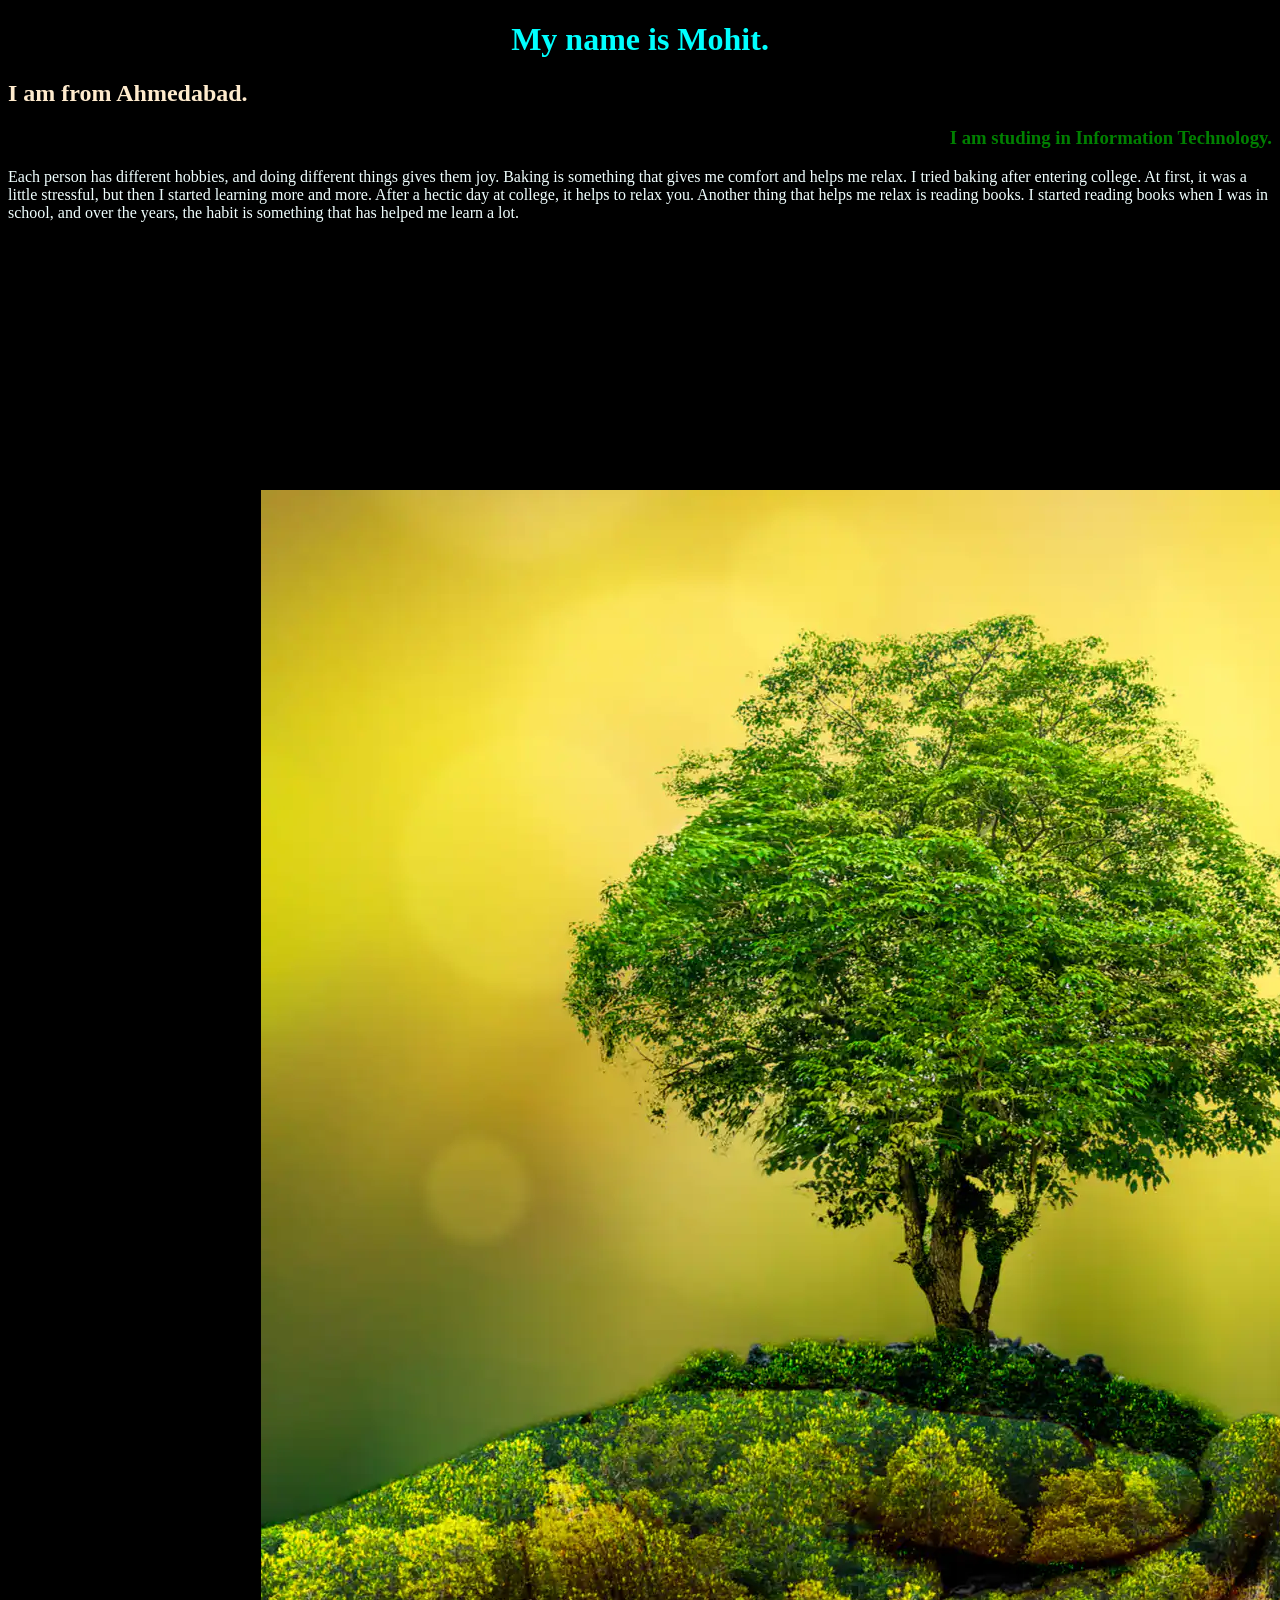
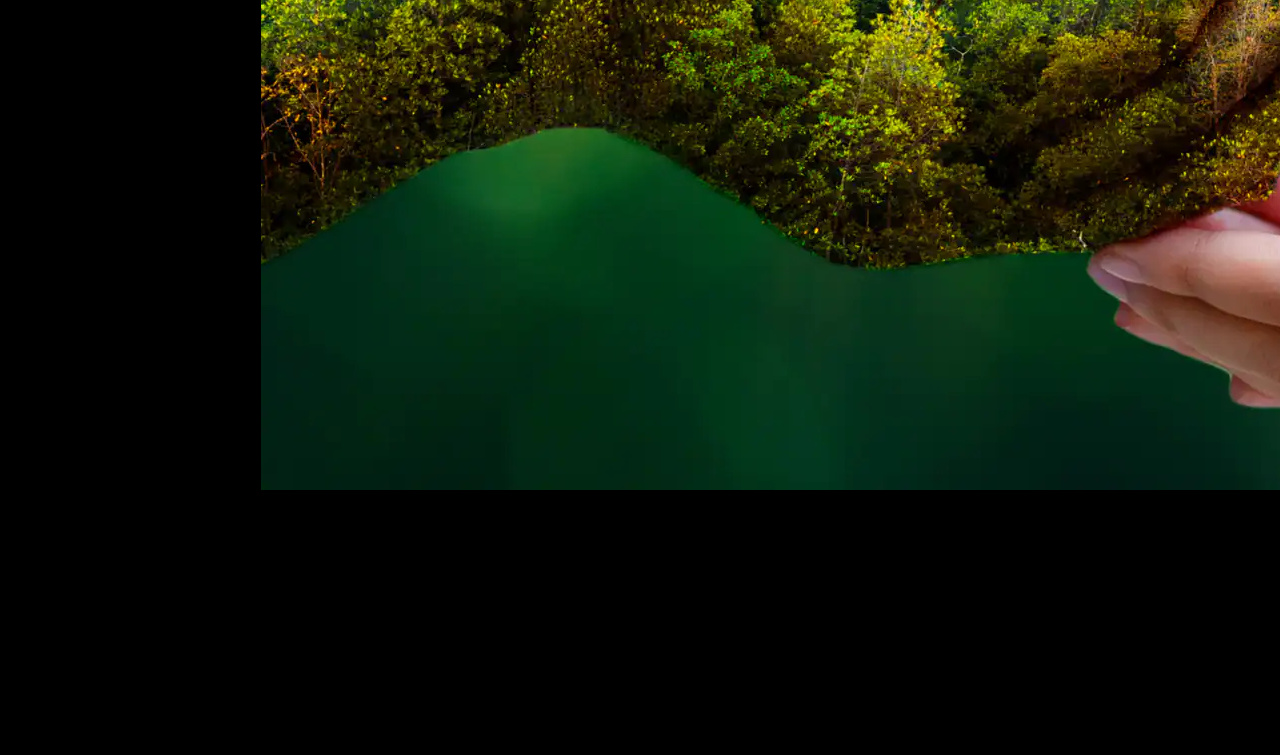
<file: css LAB 1/index.html>
<!DOCTYPE html>
<html lang="en">
<head>
  <meta charset="UTF-8">
  <meta http-equiv="X-UA-Compatible" content="IE=edge">
  <meta name="viewport" content="width=device-width, initial-scale=1.0">
  <link rel="stylesheet" href="css/style.css">
  <title>Css lab 1</title>
</head>
<body>

  <h1>
    My name is Mohit.
  </h1>
  <h2>
    I am from Ahmedabad.
  </h2>
  <h3>
    I am studing in Information Technology.
  </h3>
  <p>
    Each person has different hobbies, and doing different things gives them joy. Baking is something that gives me comfort and helps me relax. I tried baking after entering college. At first, it was a little stressful, but then I started learning more and more. After a hectic day at college, it helps to relax you. Another thing that helps me relax is reading books. I started reading books when I was in school, and over the years, the habit is something that has helped me learn a lot.
  </p>
  <img src="img/1627377451_nature.webp" alt="img">
  



</body>
</html>
</file>
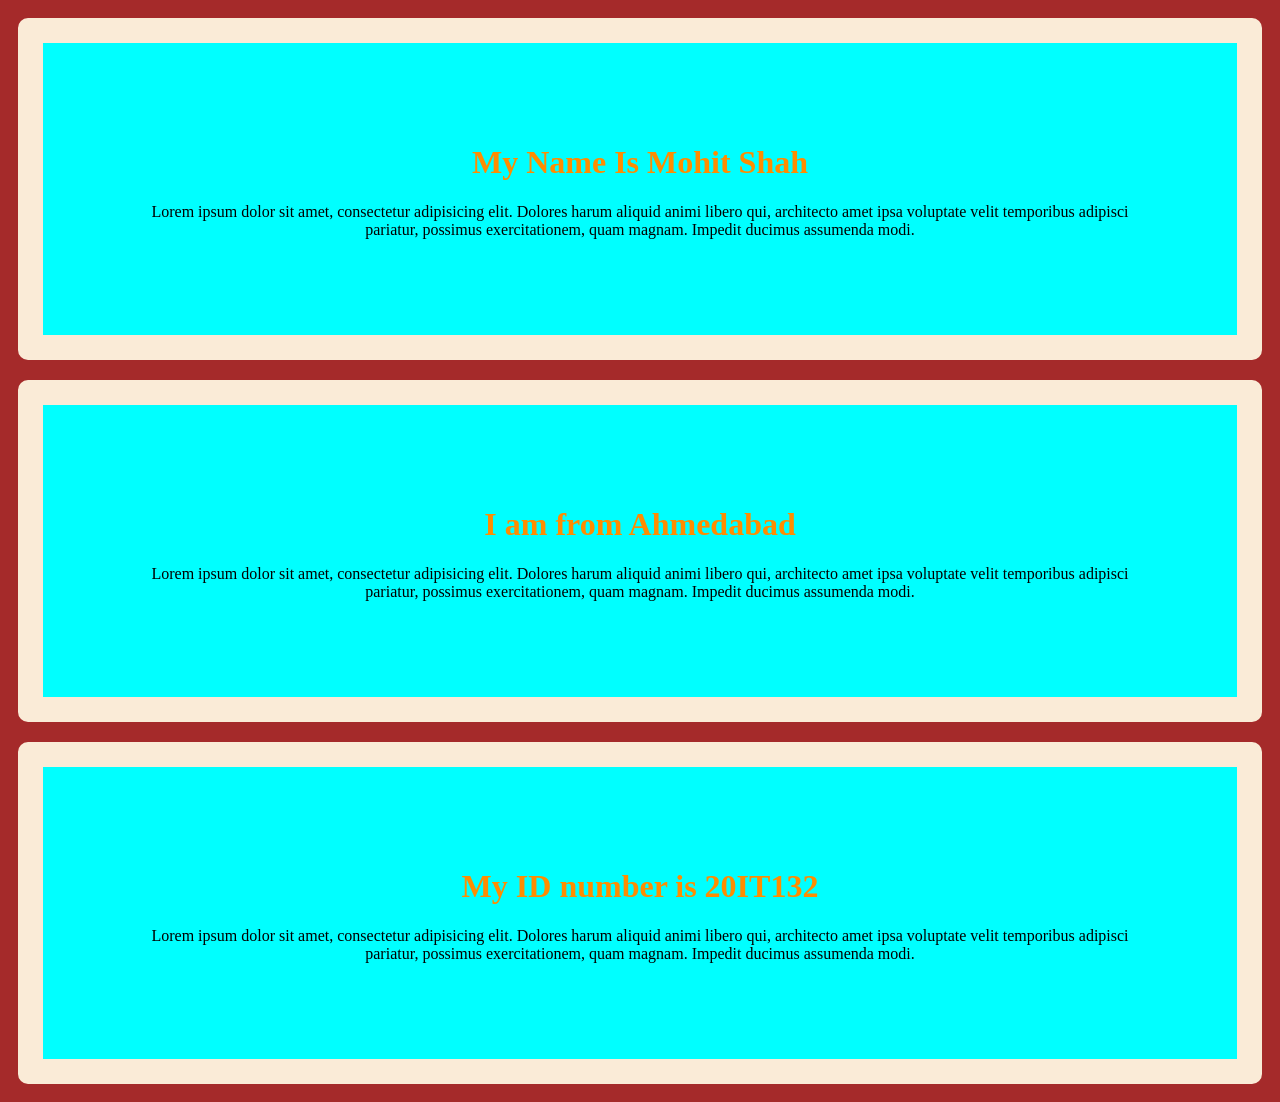
<file: flex box/index.html>
<!DOCTYPE html>
<html lang="en">
<head>
    <meta charset="UTF-8">
    <meta http-equiv="X-UA-Compatible" content="IE=edge">
    <meta name="viewport" content="width=device-width, initial-scale=1.0">
    <link rel="stylesheet" href="./css/style.css">
    <title>Flex-box</title>
     
</head>
<body>
    <div class="main">
    <div class="container">
        <h1>My Name Is Mohit Shah</h1>
        <p>Lorem ipsum dolor sit amet, consectetur adipisicing elit. Dolores harum aliquid animi libero qui, 
            architecto amet ipsa voluptate velit temporibus adipisci pariatur, possimus exercitationem,
             quam magnam. Impedit ducimus assumenda modi.</p>
    </div>
    <div class="container">
        <h1>I am from Ahmedabad</h1>
        <p>Lorem ipsum dolor sit amet, consectetur adipisicing elit. Dolores harum aliquid animi libero qui, 
            architecto amet ipsa voluptate velit temporibus adipisci pariatur, possimus exercitationem,
             quam magnam. Impedit ducimus assumenda modi.</p>
    </div>
    <div class="container">
        <h1>My ID number is 20IT132</h1>
        <p>Lorem ipsum dolor sit amet, consectetur adipisicing elit. Dolores harum aliquid animi libero qui, 
            architecto amet ipsa voluptate velit temporibus adipisci pariatur, possimus exercitationem,
             quam magnam. Impedit ducimus assumenda modi.</p>
    </div>
    </div>
</body>
</html>
</file>
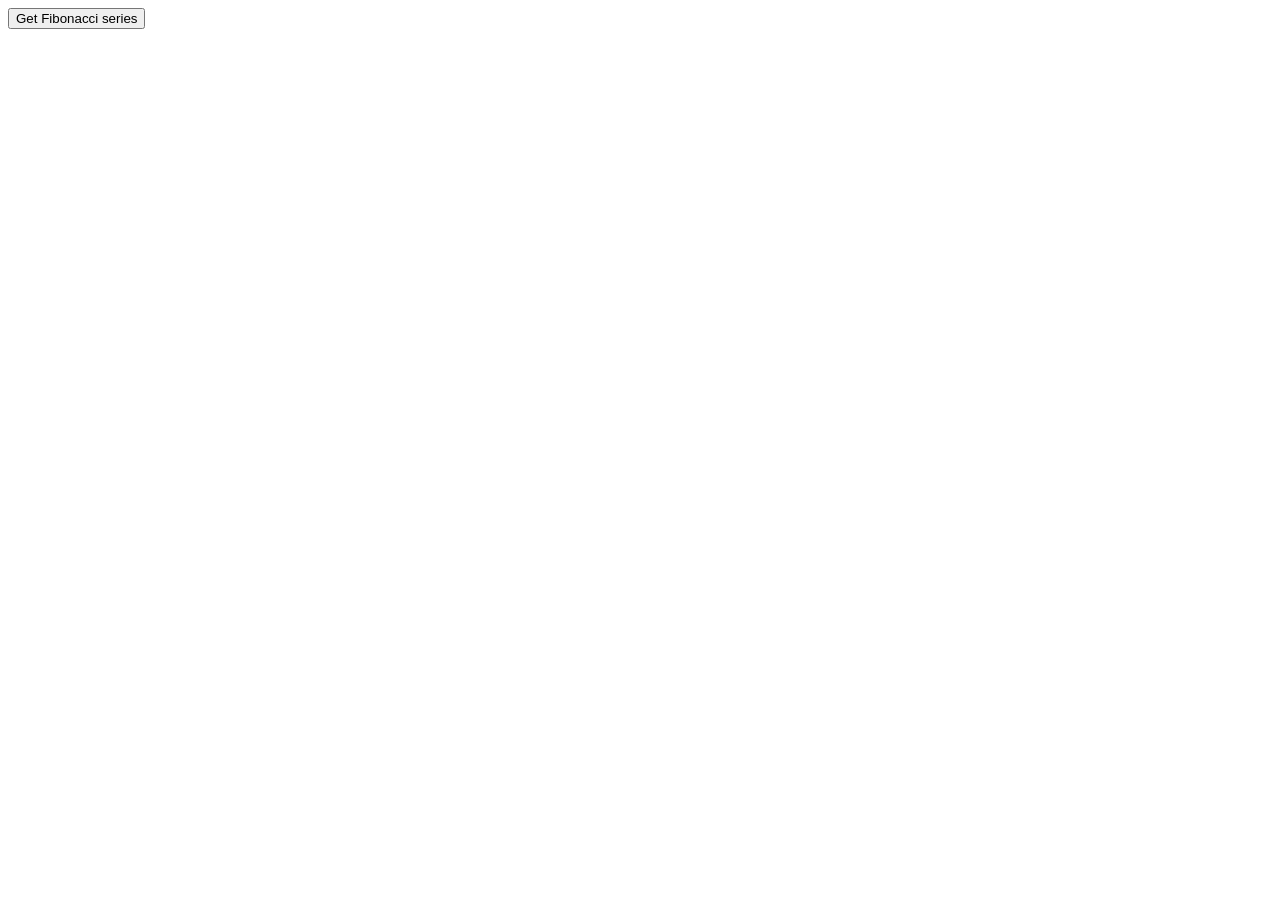
<file: Java_Script/index.html>
<!DOCTYPE html>
<html lang="en">
<head>
    <meta charset="UTF-8">
    <meta http-equiv="X-UA-Compatible" content="IE=edge">
    <meta name="viewport" content="width=device-width, initial-scale=1.0">
    <title>JavaScript_Practise</title>
</head>
<body>
    <button id="btn" onclick="Fibonacci()">Get Fibonacci series</button>
    <script src="./practise.js"></script>
    <div id="demo"></div>

</body>
</html>
</file>
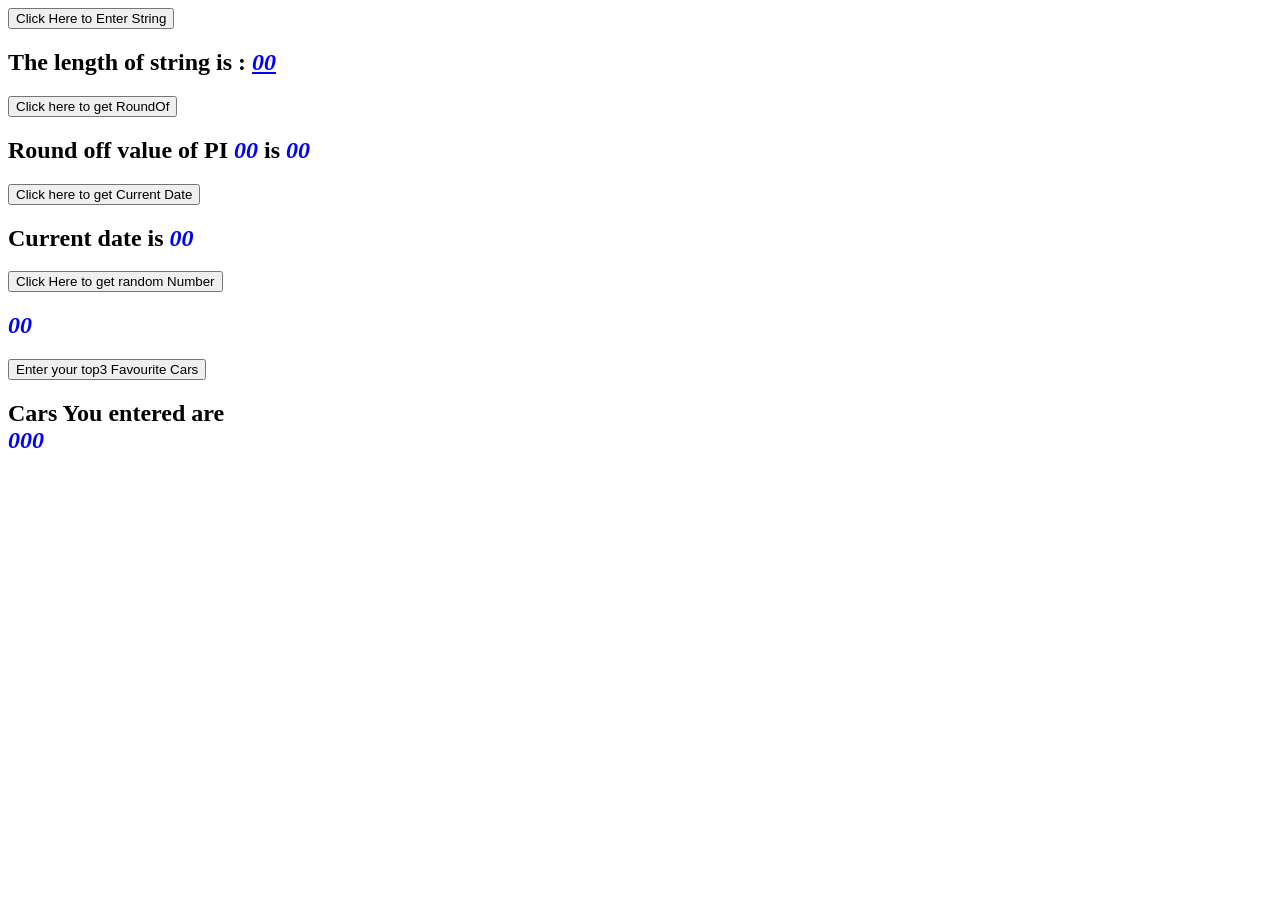
<file: JS Built-In-Objects/index.html>
<!DOCTYPE html>
<html>

<head>
    <title>20IT132-JS objects</title>
    <link rel="stylesheet" href="./CSS/style.css">
    <body>
        <script defer src="./JS/main.js"></script>
        <button id="string" onclick="getStringLenght()">Click Here to Enter String</button>
        <h2>The length of string is : <span style="text-decoration: underline;" id = "getString">00</span></h2>

        <button id="roundOff" onclick="getRoundof()">Click here to get RoundOf</button>
        <h2>Round off value of PI <span id="getPI">00</span> is <span id="getRoundof">00</span></h2>

        <button id="roundOff" onclick="getDate()">Click here to get Current Date</button>
        <h2>Current date is <span id="getAge">00</span></h2>

        <button onclick="getrandomNumber()">Click Here to get random Number</button>
        <h2><span id="getRandom">00</span></h2>

        <button onclick="getCars()">Enter your top3 Favourite Cars</button>
        <h2>Cars You entered are<br><span id="Cars">000</span></h2>
    </body>

</html>
</file>
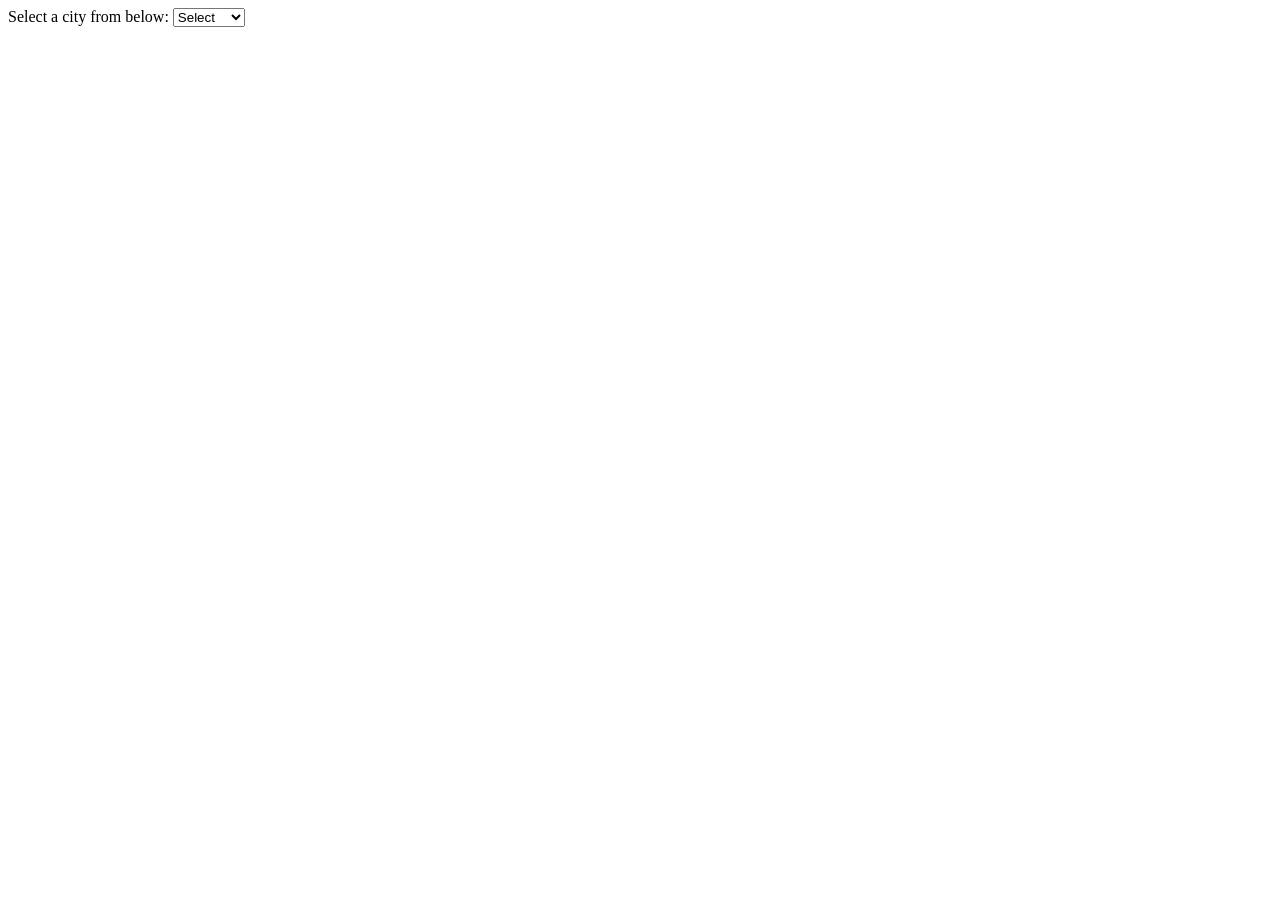
<file: LAB-11/index.html>
<!DOCTYPE html>
<html lang="en">
  <head>
    <meta charset="UTF-8" />
    <meta http-equiv="X-UA-Compatible" content="IE=edge" />
    <meta name="viewport" content="width=device-width, initial-scale=1.0" />
    <title>Cities Photos</title>
    <link rel="stylesheet" href="lab12.css" />
  </head>
  <body>
    <div class="container" id="container">
      <label for="cities">Select a city from below:</label>
      <select id="cities">
        <option disabled hidden selected>Select</option>
        <option value="surat">Surat</option>
        <option value="vadodra">Vadodra</option>
        <option value="nadiad">Nadiad</option>
        <option value="anand">Anand</option>
      </select>
    </div>
    <div id="backgroung" class="image"></div>
    <script src="lab12.js"></script>
  </body>
</html>
</file>
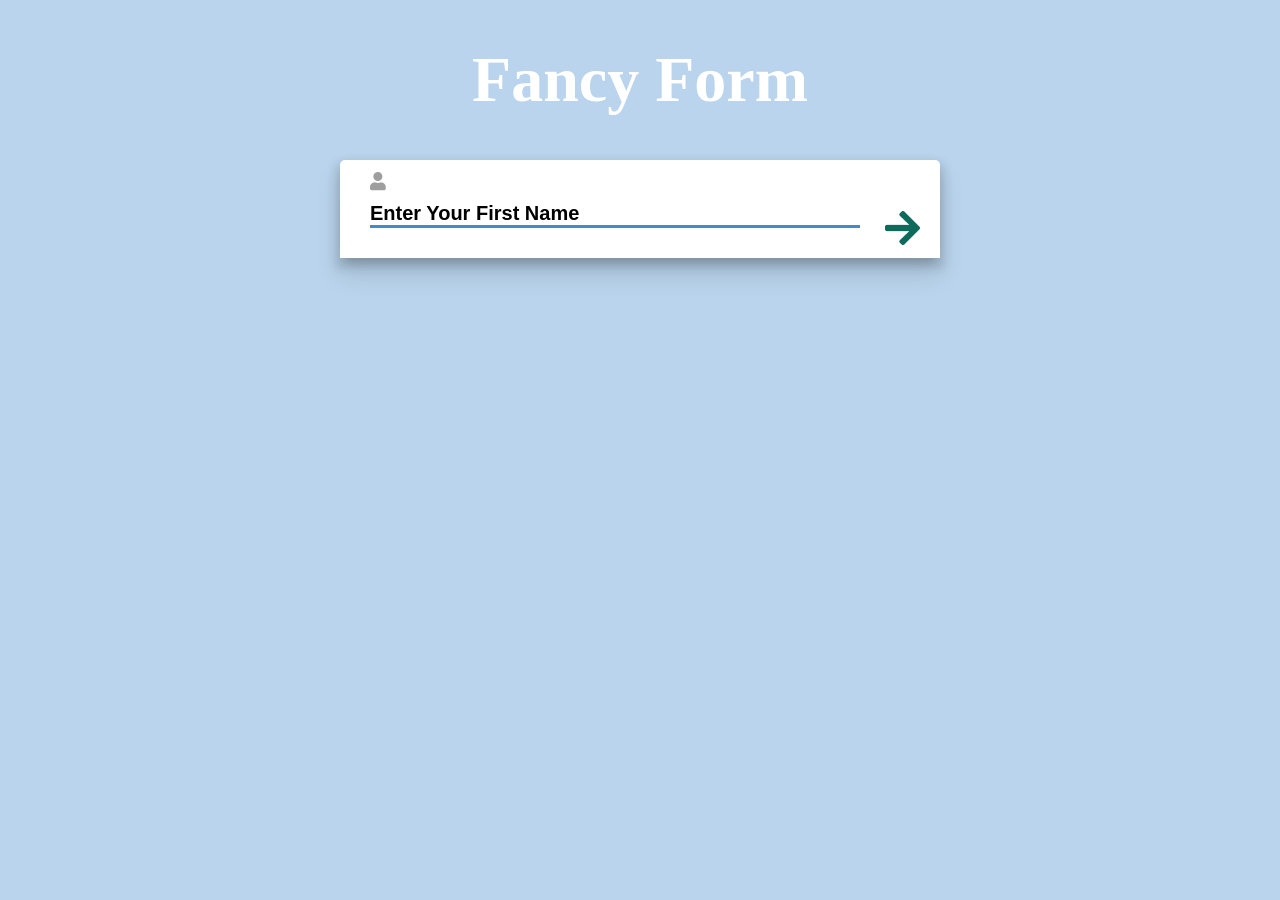
<file: login-form-validation-with-javascript-master/index.html>
<!DOCTYPE html>
<html lang="en">

<head>
    <meta charset="UTF-8">
    <meta name="viewport" content="width=device-width, initial-scale=1.0">
    <meta http-equiv="X-UA-Compatible" content="ie=edge">
    <link rel="stylesheet" href="https://use.fontawesome.com/releases/v5.0.13/css/all.css"
        integrity="sha384-DNOHZ68U8hZfKXOrtjWvjxusGo9WQnrNx2sqG0tfsghAvtVlRW3tvkXWZh58N9jp" crossorigin="anonymous">
    <link rel="stylesheet" href="css/main.css">
    <title>Form validation</title>
</head>

<body>
    <div id="container">
        <h1 class="logo">Fancy Form</h1>
        <div id="form-box">
            <i id="prev-btn" class="fas fa-arrow-left"></i>
            <i id="next-btn" class="fas fa-arrow-right"></i>
            <div id="input-group">
                <input id="input-field" required>
                <label id="input-label"></label>
                <div id="input-progress"></div>
            </div>
            <div id="progress-bar"></div>
        </div>
    </div>

    <script src="js/main.js"></script>
</body>

</html>
</file>
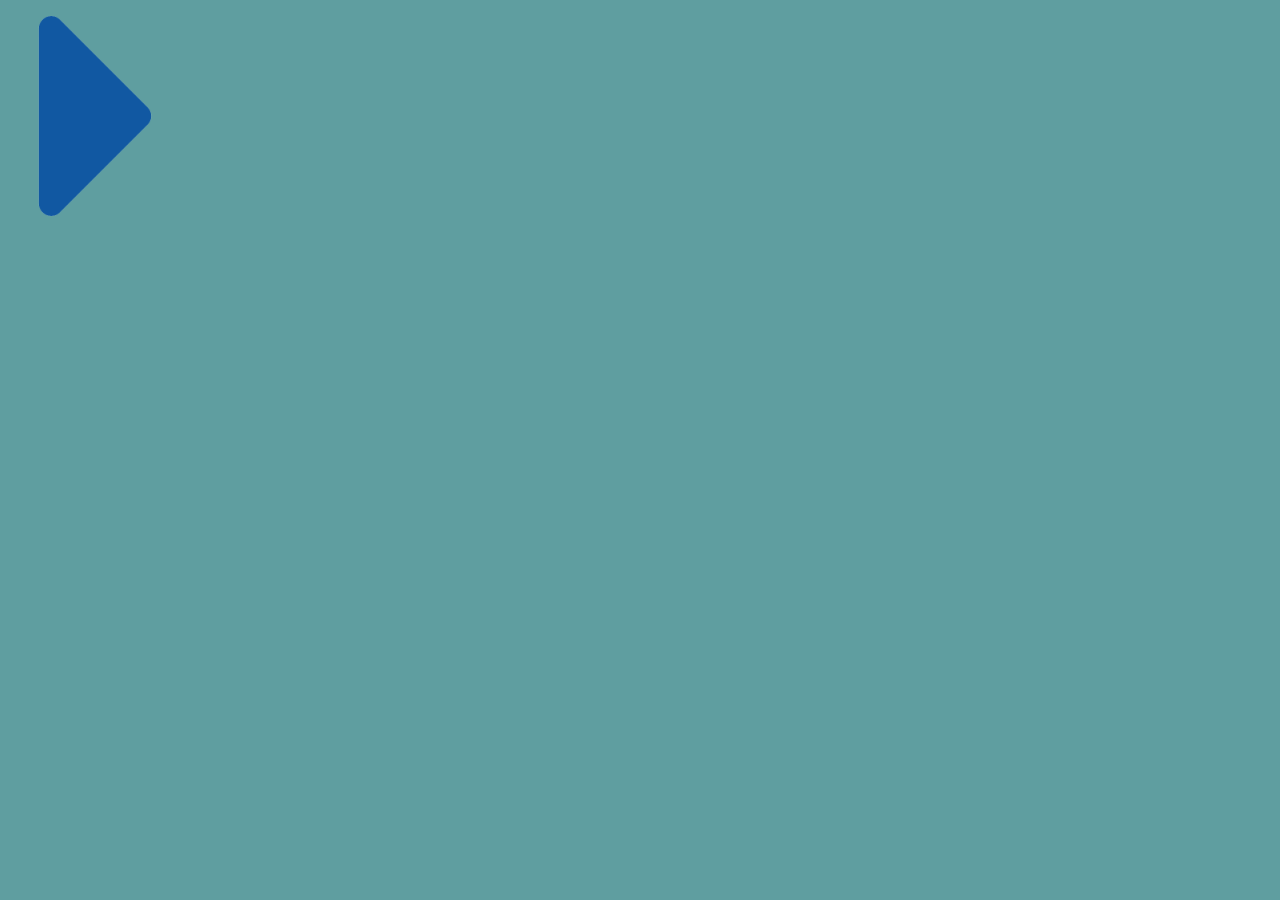
<file: Transition/index.html>
<!DOCTYPE html>
<html lang="en">
<head>
    <meta charset="UTF-8">
    <meta http-equiv="X-UA-Compatible" content="IE=edge">
    <meta name="viewport" content="width=device-width, initial-scale=1.0">
    <link rel="stylesheet" href="./style.css">
    <title>Document</title>
</head>
<body>
    <div class="container">

        <ul class="sticky">

            <li>
                <p>
                    <a href="https://charusat.edu.in:912/FeesPaymentApp/">,<b>PAY FEES</b></b></a><br>
                    <a href="https://charusat.edu.in:912/UniExamResult/">,<b>EXAM RESULT</b></b></a><br>
                    <a href="https://charusat.edu.in:912/OthPaymentApp/">,<b>TRANSCRIPT</b></b></a><br>
                    <a href="https://charusat.edu.in:912/OthPaymentApp/">,<b>DUPLICATE GRADECARD</b></b></a><br>
                </p>
                <img src="./LeftArr.png" alt="">
            </li>
        </ul>
    </div>
</body>
</html>
</file>
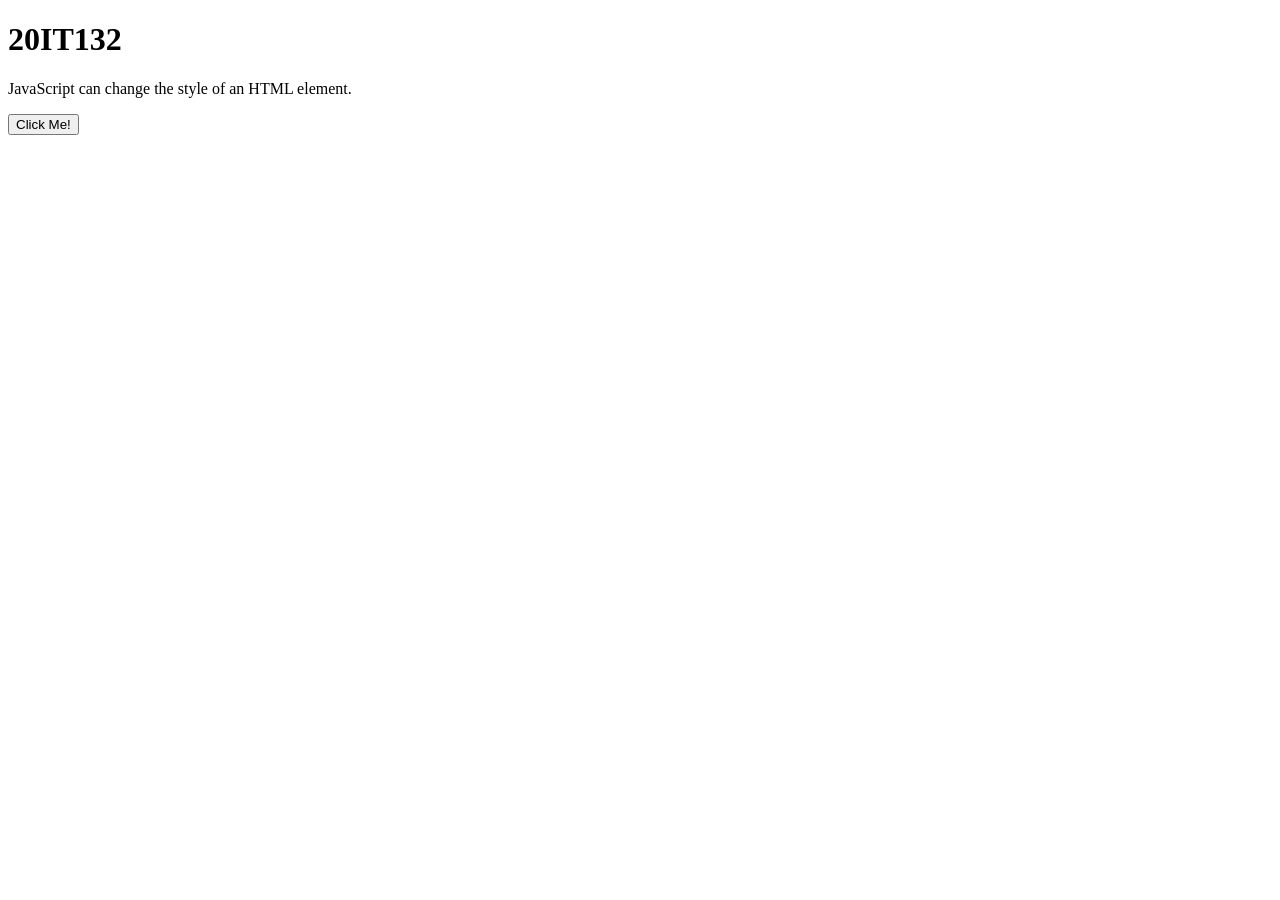
<file: js exp/1 js/index.html>
<!DOCTYPE html>
<html>
<body>

<h1>20IT132</h1>

<p id="demo">JavaScript can change the style of an HTML element.</p>



<button type="button" onclick="myFunction()">Click Me!</button>
<script src="./sc.js"></script>
</body>
</html>
</file>
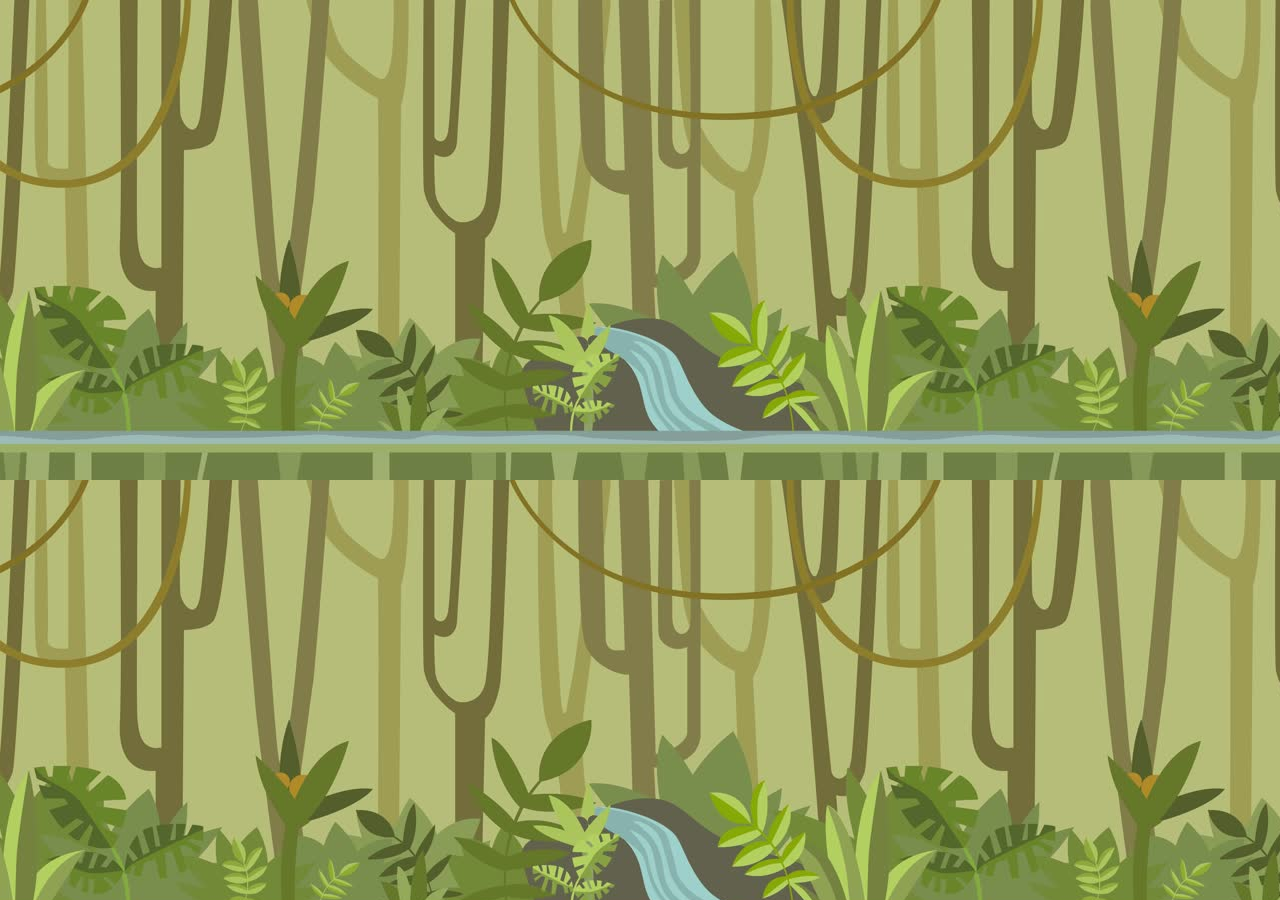
<file: 20IT132_Animation/animation.html>
<!DOCTYPE html>
<html lang="en">
  <head>
    <meta charset="UTF-8" />
    <meta http-equiv="X-UA-Compatible" content="IE=edge" />
    <meta name="viewport" content="width=device-width, initial-scale=1.0" />
    <title>Turtle</title>
    <link rel="stylesheet" href="animation.css" />
  </head>
  <body>
    <div class="ani">
      <div class="animal">
        <img
          src="TautThickIcelandgull-max-1mb.gif"
          alt="turtle_img"
          class="turtle"
        />
      </div>
    </div>
  </body>
</html>
</file>
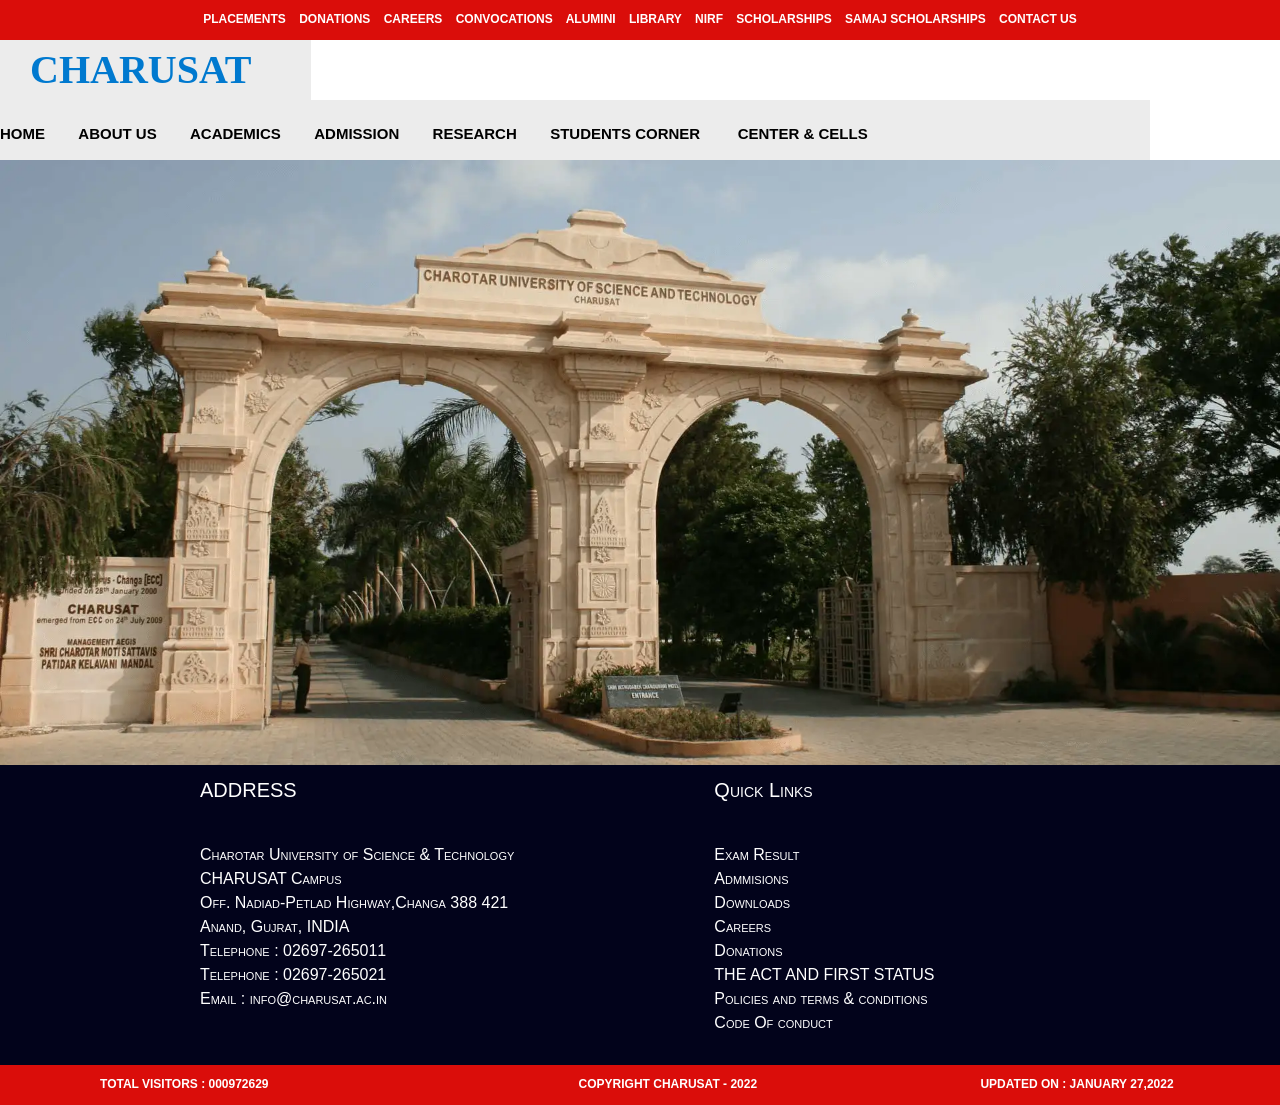
<file: CHARUSAT CLONE/charusat.html>
<!DOCTYPE html>
<html>

<head>
    <title>
        Charusat clone
    </title>
    <link rel="stylesheet" href="./charusat.css">
    <meta name="viewport" content="width=device-width, initial-scale=1">
    <link rel="stylesheet" href="https://www.w3schools.com/w3css/4/w3.css">
    <meta name="viewport" content="width=device-width, initial-scale=1">
    <meta content="text/html; charset=iso-8859-2" http-equiv="Content-Type">
    <link rel="stylesheet" href="https://www.w3schools.com/w3css/4/w3.css">
</head>

<body>
    <div class="a">
        <center><b>PLACEMENTS &nbsp;&nbsp;&nbsp;DONATIONS&nbsp;&nbsp;&nbsp; CAREERS&nbsp;&nbsp;&nbsp; CONVOCATIONS &nbsp;&nbsp;&nbsp;ALUMINI&nbsp;&nbsp;&nbsp; LIBRARY&nbsp;&nbsp;&nbsp; NIRF &nbsp;&nbsp;&nbsp;SCHOLARSHIPS &nbsp;&nbsp;&nbsp;SAMAJ SCHOLARSHIPS &nbsp;&nbsp;&nbsp;CONTACT US </b></center>
    </div>
    <div class="b">
        <b>&nbsp;&nbsp;&nbsp;CHARUSAT&nbsp;&nbsp;&nbsp;&nbsp;&nbsp;&nbsp;</b>
    </div>
    <div class="c">
        <b>HOME</b>&nbsp;&nbsp;&nbsp; &nbsp;&nbsp;&nbsp; <b>ABOUT US</b> &nbsp;&nbsp;&nbsp;&nbsp;&nbsp;&nbsp; <b>ACADEMICS</b> &nbsp;&nbsp;&nbsp;&nbsp;&nbsp;&nbsp; <b>ADMISSION </b>&nbsp;&nbsp;&nbsp;&nbsp;&nbsp;&nbsp; <b>RESEARCH</b> &nbsp;&nbsp;&nbsp;&nbsp;&nbsp;&nbsp;
        <b>STUDENTS CORNER</b> &nbsp;&nbsp;&nbsp; &nbsp;&nbsp;&nbsp; <b>CENTER & CELLS</b>&nbsp;&nbsp;&nbsp;&nbsp;&nbsp;&nbsp;
    </div>
    <img src="./CHARUSAT.jpg" style="width:100%;"></img>
    <div class="d">
        <div class="e"><b><h4>ADDRESS</h4></b><br>
            <h6>Charotar University of Science & Technology<br> CHARUSAT Campus<br> Off. Nadiad-Petlad Highway,Changa 388 421<br> Anand, Gujrat, INDIA<br> Telephone : 02697-265011<br> Telephone : 02697-265021<br> Email : info@charusat.ac.in<br></h6>
        </div>
        <div class="e">
            <b><h4>Quick Links</h4></b><br>
            <h6>Exam Result<br> Admmisions
                <br> Downloads
                <br> Careers
                <br> Donations
                <br> THE ACT AND FIRST STATUS<br> Policies and terms & conditions<br> Code Of conduct<br></h6>
        </div>
        <div class="f">

            <b>&nbsp;&nbsp;&nbsp;&nbsp;&nbsp;&nbsp;&nbsp;&nbsp;
            &nbsp;&nbsp;&nbsp;&nbsp;&nbsp;&nbsp;&nbsp;&nbsp;&nbsp;&nbsp;&nbsp;&nbsp;&nbsp;&nbsp;&nbsp;&nbsp;&nbsp;&nbsp;&nbsp;&nbsp;&nbsp;TOTAL VISITORS : 000972629 
            &nbsp;&nbsp;&nbsp;&nbsp;&nbsp;&nbsp;&nbsp;&nbsp;&nbsp;&nbsp;&nbsp;&nbsp;&nbsp;&nbsp;&nbsp;&nbsp;&nbsp;&nbsp;&nbsp;&nbsp;&nbsp;
            &nbsp;&nbsp;&nbsp;&nbsp;&nbsp;&nbsp;&nbsp;&nbsp;&nbsp;&nbsp;&nbsp;&nbsp;&nbsp;&nbsp;&nbsp;&nbsp;&nbsp;&nbsp;&nbsp;&nbsp;&nbsp;
            &nbsp;&nbsp;&nbsp;&nbsp;&nbsp;&nbsp;&nbsp;&nbsp;&nbsp;&nbsp;&nbsp;&nbsp;&nbsp;&nbsp;&nbsp;&nbsp;&nbsp;&nbsp;&nbsp;&nbsp;&nbsp;
            &nbsp;&nbsp;&nbsp;&nbsp;&nbsp;&nbsp;&nbsp;&nbsp;&nbsp;&nbsp;&nbsp;&nbsp;&nbsp;&nbsp;&nbsp;&nbsp;&nbsp;&nbsp;&nbsp;&nbsp;&nbsp;
            &nbsp;&nbsp;&nbsp; COPYRIGHT CHARUSAT - 2022    
            &nbsp;&nbsp;&nbsp;&nbsp;&nbsp;&nbsp;&nbsp;&nbsp;&nbsp;&nbsp;&nbsp;&nbsp;&nbsp;&nbsp;&nbsp;&nbsp;&nbsp;&nbsp;&nbsp;&nbsp;&nbsp;
            &nbsp;&nbsp;&nbsp;&nbsp;&nbsp;&nbsp;&nbsp;&nbsp;&nbsp;&nbsp;&nbsp;&nbsp;&nbsp;&nbsp;&nbsp;&nbsp;&nbsp;&nbsp;&nbsp;&nbsp;&nbsp;
            &nbsp;&nbsp;&nbsp;&nbsp;&nbsp;&nbsp;&nbsp;&nbsp;&nbsp;&nbsp;&nbsp;&nbsp;&nbsp;&nbsp;&nbsp;&nbsp;&nbsp;&nbsp;&nbsp;&nbsp;&nbsp;
            UPDATED ON : JANUARY 27,2022</b>
        </div>
    </div>
</body>

</html>
</file>
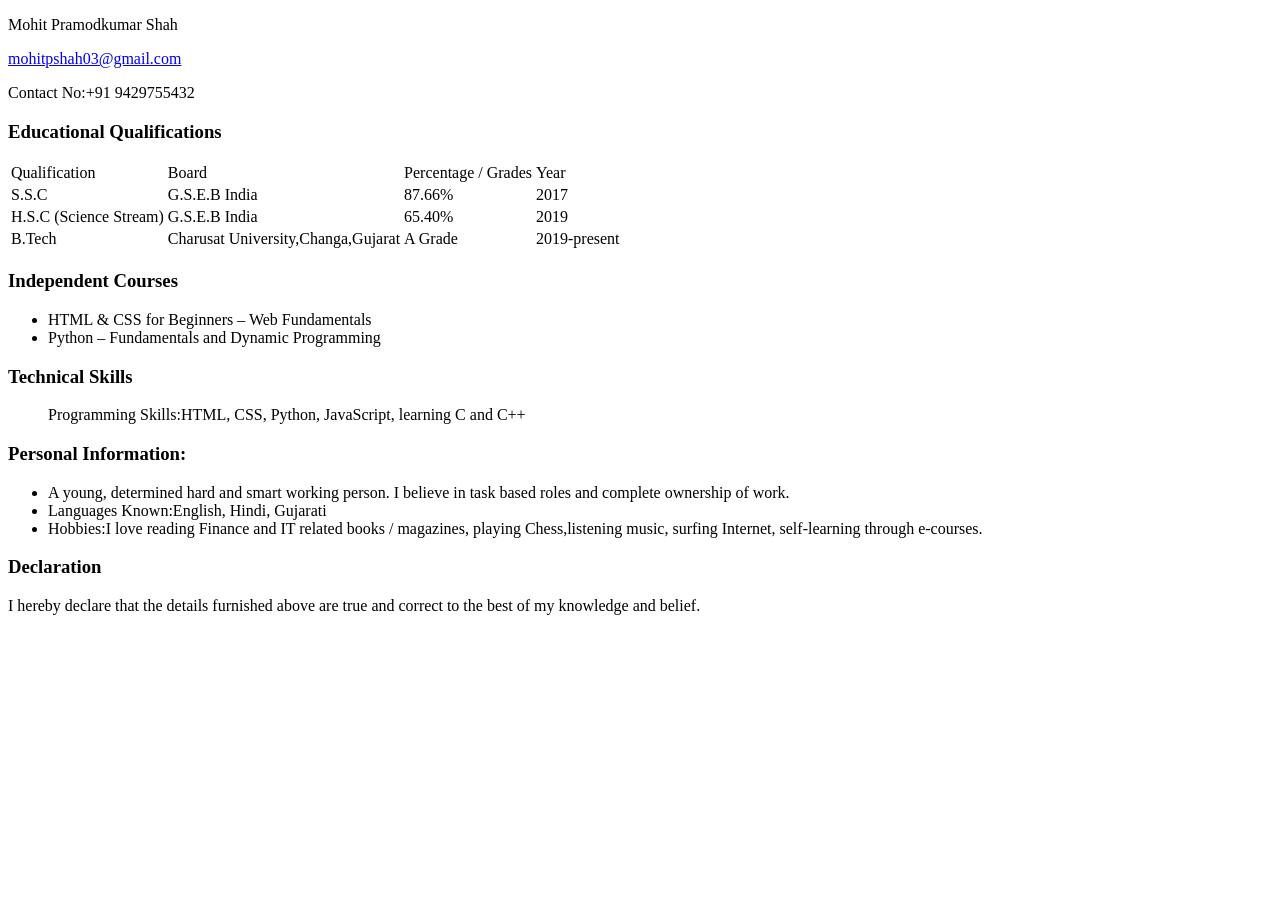
<file: Lab1_CV/CV.html>
<!DOCTYPE html>
<html lang="en">
<head>
    <meta charset="UTF-8">
    <meta http-equiv="X-UA-Compatible" content="IE=edge">
    <meta name="viewport" content="width=device-width, initial-scale=1.0">
    <title>Mohit's CV</title>
</head>
<body>
    <div id="header">
        <p id="name">Mohit Pramodkumar Shah</p>
                 <a href="mailto:mohitpshah03@gmail.com" target="_blank"><p id="email">mohitpshah03@gmail.com</p></a>
                 <p id="contact">Contact No:+91 9429755432</p>
             </div>
             <div class="left">
             </div>
             <div class="right">
                    <h3>Educational Qualifications</h3>
                    <table>
                        <tr id="heading">
                            <td>Qualification</td>
                            <td>Board</td>
                            <td>Percentage / Grades</td>
                            <td>Year</td>
                        </tr>
                        <tr>
                            <td>S.S.C</td>
                            <td>G.S.E.B India</td>
                            <td>87.66%</td>
                            <td>2017</td>
                        </tr>
                        <tr>
                            <td>H.S.C (Science Stream)</td>
                            <td>G.S.E.B India</td>
                            <td>65.40%</td>
                            <td>2019</td>
                        </tr>
                        <tr>
                            <td>B.Tech</td>
                            <td>Charusat University,Changa,Gujarat</td>
                            <td>A Grade</td>
                            <td>2019-present</td>
                        </tr>
                    </table>
                    <h3>Independent Courses</h3>
                    <p>
                    <ul>
                        <li>
                        <span id="course-name">HTML & CSS for Beginners – Web Fundamentals</span></li>
                        <li>
                        <span id="course-name">Python – Fundamentals and Dynamic Programming </span> </li>
                    </ul>
                    <h3>Technical Skills</h3>
                    <p>
                    <ul>
                       
                       
                        <span id="course-name">Programming Skills:</span>HTML, CSS, Python, JavaScript, learning C and C++</ul>
                    </p>
                    
                    <h3>Personal Information:</h3>
                    <p>
                    <ul>
                        <li>
                        A young, determined hard and smart working person. I believe in task based roles and complete ownership of work.
                        <li>
                        <span id="course-name">Languages Known:</span>English, Hindi, Gujarati </li>
                        <li>
                        <span id="course-name">Hobbies:</span>I love reading Finance and IT related books / magazines, playing Chess,listening music, surfing Internet, self-learning through e-courses.</li> </ul>
                    </p>
                    <h3>Declaration</h3>
                    <p>
                    I hereby declare that the details furnished above are true and correct to the best of my knowledge and belief.</p>
             </div>
             <div id="footer"></div>
</body>
</html>
</file>
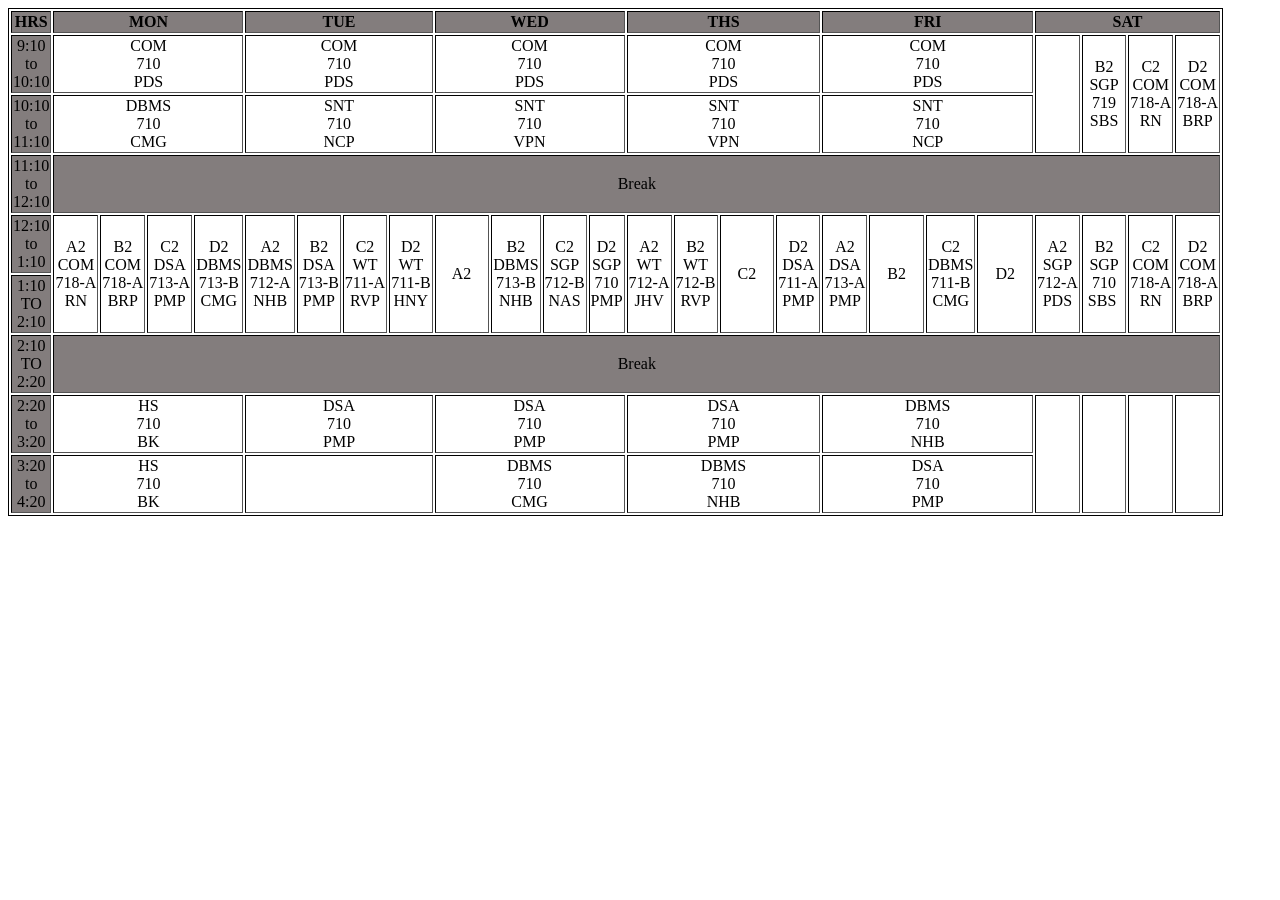
<file: Lab2_TimeTable/table.html>
<!DOCTYPE html>
<html lang="en">
  <head>
    <meta charset="UTF-8" />
    <meta http-equiv="X-UA-Compatible" content="IE=edge" />
    <meta name="viewport" content="width=device-width, initial-scale=1.0" />
    <title>Time-Table</title>
    <style>
      table,
      th,
      tr,
      td {
        text-align: center;
      
      }
      .break {
        background-color: rgb(131, 125, 125);
      }
    </style>
  </head>
  <body>
    <table border="2px solid black" style="border: 1px solid black">
      <tr class="break">
        <th>HRS</td>
          <th colspan="4">MON</td>
            <th colspan="4">TUE</td>
              <th colspan="4">WED</td>
                <th colspan="4">THS</td>
                  <th colspan="4">FRI</td>
                    <th colspan="4">SAT</td>
      </tr>
      <tr>
        <td class="break">
          9:10<br />
          to<br />
          10:10
        </td>
        <td colspan="4">
          COM <br />
          710<br />
          PDS
        </td>
        <td colspan="4">
          COM <br />
          710 <br />
          PDS
        </td>
        <td colspan="4">
          COM <br />
          710 <br />
          PDS
        </td>
        <td colspan="4">
          COM <br />
          710 <br />
          PDS
        </td>
        <td colspan="4">
          COM <br />
          710 <br />
          PDS
        </td>
        <td rowspan="2">
          <!-- A2<br />
          COM <br />
          710 <br />
          PDS -->
          &nbsp;&nbsp;&nbsp;&nbsp;&nbsp;&nbsp;&nbsp;&nbsp;&nbsp;&nbsp;
        </td>
        <td rowspan="2">
          B2 <br />
          SGP <br />
          719 <br />
          SBS
        </td>
        <td rowspan="2">
          C2 <br />
          COM <br />
          718-A <br />
          RN
        </td>
        <td rowspan="2">
          D2 <br />
          COM <br />
          718-A <br />
          BRP
        </td>
      </tr>
      <tr>
        <td class="break">
          10:10<br />
          to<br />
          11:10
        </td>
        <td colspan="4">
          DBMS <br />
          710<br />
          CMG
        </td>
        <td colspan="4">
          SNT <br />
          710 <br />
          NCP
        </td>
        <td colspan="4">
          SNT <br />
          710 <br />
          VPN
        </td>
        <td colspan="4">
          SNT <br />
          710 <br />
          VPN
        </td>
        <td colspan="4">
          SNT <br />
          710 <br />
          NCP
        </td>
      </tr>
      <tr class="break">
        <td>
          11:10<br />
          to<br />
          12:10
        </td>
        <td colspan="24">Break</td>
      </tr>
      <tr>
        <td class="break">
          12:10<br />
          to<br />
          1:10
        </td>
        <td rowspan="2">
          A2<br />
          COM<br />
          718-A<br />
          RN
        </td>
        <td rowspan="2">
          B2<br />
          COM<br />
          718-A<br />
          BRP
        </td>
        <td rowspan="2">
          C2<br />
          DSA<br />
          713-A<br />
          PMP
        </td>
        <td rowspan="2">
          D2<br />
          DBMS<br />
          713-B<br />
          CMG
        </td>
        <td rowspan="2">
          A2<br />
          DBMS<br />
          712-A<br />
          NHB
        </td>
        <td rowspan="2">
          B2<br />
          DSA<br />
          713-B<br />
          PMP
        </td>
        <td rowspan="2">
          C2<br />
          WT<br />
          711-A<br />
          RVP
        </td>
        <td rowspan="2">
          D2<br />
          WT<br />
          711-B<br />
          HNY
        </td>
        <td rowspan="2">
          &nbsp; &nbsp; A2 &nbsp; &nbsp;
        </td>
        <td rowspan="2">
          B2<br />
          DBMS<br />
          713-B<br />
          NHB
        </td>
        <td rowspan="2">
          C2<br />
          SGP<br />
          712-B<br />
          NAS
        </td>
        <td rowspan="2">
          D2<br />
          SGP<br />
          710<br />
          PMP
        </td>
        <td rowspan="2">
          A2<br />
          WT<br />
          712-A<br />
          JHV
        </td>
        <td rowspan="2">
          B2<br />
          WT<br />
          712-B<br />
          RVP
        </td>
        <td rowspan="2">
          &nbsp; &nbsp; C2 &nbsp; &nbsp;
        </td>
        <td rowspan="2">
          D2<br />
          DSA<br />
          711-A<br />
          PMP
        </td>
        <td rowspan="2">
          A2<br />
          DSA<br />
          713-A<br />
          PMP
        </td>
        <td rowspan="2">
          &nbsp; &nbsp; B2 &nbsp; &nbsp;
        </td>
        <td rowspan="2">
          C2<br />
          DBMS<br />
          711-B<br />
          CMG
        </td>
        <td rowspan="2">
          &nbsp; &nbsp; D2 &nbsp; &nbsp;
        </td>
        <td rowspan="2">
          A2<br />
          SGP<br />
          712-A<br />
          PDS
        </td>
        <td rowspan="2">
          B2<br />
          SGP<br />
          710<br />
          &nbsp;SBS &nbsp; 
        </td>
        <td rowspan="2">
          C2<br />
          COM<br />
          718-A<br />
          RN
        </td>
        <td rowspan="2">
          D2<br />
          COM<br />
          718-A<br />
          BRP
        </td>
      </tr>
      <tr>
        <td class="break">
          1:10<br>TO<br>2:10
        </td>
      </tr>
      <tr>
        <td class="break">2:10<br>TO<br>2:20</td>
        <td class="break" colspan="24">Break</td>
      </tr>
      <tr>
        <td class="break">
          2:20<br />
          to<br />
          3:20
        </td>
        <td colspan="4">
          HS<br />
          710<br />
          BK
        </td>
        <td colspan="4">
          DSA<br />
          710 <br />
          PMP
        </td>
        <td colspan="4">
          DSA<br />
          710 <br />
          PMP
        </td>
        <td colspan="4">
          DSA <br />
          710 <br />
          PMP
        </td>
        <td colspan="4">
          DBMS<br />
          710 <br />
          NHB
        </td>
        <td rowspan="2">
          <!-- A2<br />
          COM <br />
          710 <br />
          PDS -->
          
        </td>
        <td rowspan="2">
         
        </td>
        <td rowspan="2">
         
        </td>
        <td rowspan="2">
          
        </td>
      </tr>
      <tr>
        <td class="break">
          3:20<br />
          to<br />
          4:20
        </td>
        <td colspan="4">
          HS <br />
          710<br />
          BK
        </td>
        <td colspan="4">
          
        </td>
        <td colspan="4">
           DBMS<br />
          710<br />
          CMG
        </td>
        <td colspan="4">
          DBMS<br />
          710<br />
          NHB
        </td>
        <td colspan="4">
          DSA<br />
          710<br />
          PMP
        </td>
      </tr>
    </table>
    <br>
  </body>
</html>
</file>
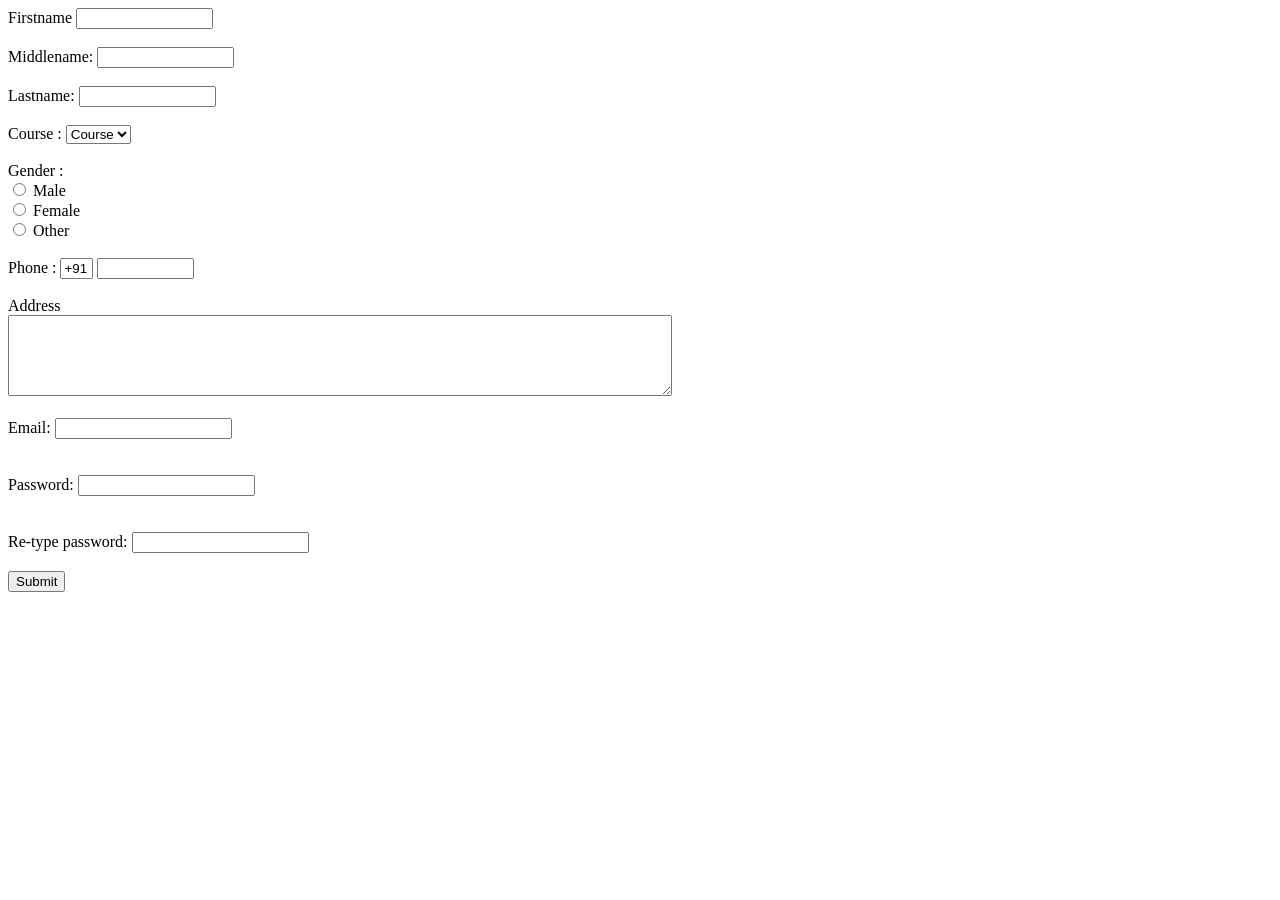
<file: Lab3_Form/Form.html>
<!DOCTYPE html>
<html lang="en">
<head>
    <meta charset="UTF-8">
    <meta http-equiv="X-UA-Compatible" content="IE=edge">
    <meta name="viewport" content="width=device-width, initial-scale=1.0">
    <title>Form</title>
</head>
<body>
<form>
<label> Firstname </label>         
<input type="text" name="firstname" size="15"/> <br> <br>  
<label> Middlename: </label>     
<input type="text" name="middlename" size="15"/> <br> <br>  
<label> Lastname: </label>         
<input type="text" name="lastname" size="15"/> <br> <br>  

<label>Course :</label>   
    <select>  
    <option value="Course">Course</option>  
    <option value="BCA">BCA</option>  
    <option value="BBA">BBA</option>  
    <option value="B.Tech">B.Tech</option>  
    <option value="MBA">MBA</option>  
    <option value="MCA">MCA</option>  
    <option value="M.Tech">M.Tech</option>  
    </select>
<br>  
<br>  
<label>   
Gender :  
</label><br>  
<input type="radio" name="male" value="mr"/> Male <br>  
<input type="radio" name="male" value="mrs"/> Female <br>  
<input type="radio" name="male" value="oth"/> Other  
<br>  
<br>  
<label>   
    Phone :  
    </label>  
    <input type="text" name="country code"  value="+91" size="2" />   
    <input type="text" name="phone" size="10"/> <br> <br>  
    Address  
    <br>  
    <textarea cols="80" rows="5" value="address">  
    </textarea>  
    <br> <br>  
    Email:  
    <input type="email" id="email" name="email"/> <br>    
    <br> <br>  
    Password:  
    <input type="Password" id="pass" name="pass"> <br>   
    <br> <br>  
    Re-type password:  
    <input type="Password" id="repass" name="repass"> <br> <br>  
    <input type="button" value="Submit"/> 
        </form>
</body>
</html>
</file>
<file: css LAB 1/css/style.css>
body{
  background: fixed;
  background-color: black;
  padding: 0%;
}
h1{
  color: aqua;
  text-align: center;
}
h2{
color: blanchedalmond;
text-align: left;
}
p{
  color:azure;
}
h3{
  color: green;
  text-align: right;
}
img{
  text-align: center;
  padding: 20%;
  size-adjust: 30px;
}
</file>
<file: flex box/css/style.css>
body{
    background-color: brown;
}
.container{
   background-color: aqua;
  border: 25px solid antiquewhite;
    padding: 5rem;
    border-radius: 10px;
    margin: 10px;
}
h1{
    text-align: center;
    color: darkorange;
}
p{
    text-align: center;
}
.main{
    display: flex;
    flex-direction: column;
}
</file>
<file: JS Built-In-Objects/CSS/style.css>
h2 span{
    font-style: italic;
    color:blue;
}
</file>
<file: LAB-11/lab12.css>
.surat {
  margin: auto;
  background-image: url("surat.jpg");
  width: 70%;
  height: 550px;
  background-repeat: no-repeat;
  background-position: center cover;
  border: 3px solid black;
}

.vadodra {
  margin: auto;
  background-image: url("businessCenter.jpeg");
  width: 70%;
  height: 550px;
  background-repeat: no-repeat;
  background-position: center cover;
  border: 3px solid black;
}

.nadiad {
  margin: auto;
  background-image: url("nadiad.jpg");
  width: 70%;
  height: 550px;
  background-repeat: no-repeat;
  background-position: center cover;
  border: 3px solid black;
}

.anand {
  margin: auto;
  background-image: url("anand.jpg");
  width: 70%;
  height: 550px;
  background-repeat: no-repeat;
  background-position: center cover;
  border: 3px solid black;
}
</file>
<file: login-form-validation-with-javascript-master/css/main.css>
body {
    background: #b9d4ec;
    font-family: 'Roboto', sans-serif;
    margin: 0;
}

h1.logo {
    color: #fff;
    font-family: 'Pacifico', cursive;
    font-size: 4em;
}

h1.end {
    position: relative;
    color: #fff;
    opacity: 0;
    transition: 0.8s ease-in-out;
}

#container {
    height: 100vh;
    display: flex;
    flex-direction: column;
    justify-content: top;
    align-items: center;
}

#form-box {
    background: #fff;
    position: relative;
    width: 600px;
    border-top-right-radius: 5px;
    border-top-left-radius: 5px;
    box-shadow: 0 16px 24px 2px rgba(0, 0, 0, 0.1), 0 6px 10px 5px rgba(0, 0, 0, 0.1), 0 8px 10px -5px rgba(0, 0, 0, 0.2);
    transition: transform 0.1s ease-in-out;
}

#form-box.close {
    width: 0;
    padding: 0;
    overflow: hidden;
    transition: 0.8s ease-in-out;
    box-shadow: 0 16px 24px 2px rgba(0, 0, 0, 0);
}

#next-btn {
    position: absolute;
    right: 20px;
    bottom: 10px;
    font-size: 40px;
    color: #0e6b5c;
    float: right;
    cursor: pointer;
    z-index: 2;
}

#next-btn:hover {
    color: #b9d4ec;
}

#prev-btn {
    position: absolute;
    font-size: 18px;
    left: 30px;
    top: 12px;
    z-index: 2;
    color: #9e9e9e;
    float: right;
    cursor: pointer;
}

#prev-btn:hover {
    color: #b9d4ec;
}

#input-group {
    position: relative;
    padding: 30px 20px 20px 20px;
    margin: 10px 60px 10px 10px;
    opacity: 0;
    transition: opacity 0.3s ease-in-out;
}

#input-group input {
    position: relative;
    width: 100%;
    border: none;
    font-size: 20px;
    font-weight: bold;
    outline: 0;
    background: transparent;
    box-shadow: none;
}

#input-group #input-label {
    position: absolute;
    pointer-events: none;
    top: 32px;
    left: 20px;
    font-size: 20px;
    font-weight: bold;
    transition: 0.2s ease-in-out;
}

#input-group input:valid+#input-label {
    top: 6px;
    left: 42px;
    margin-left: 0 !important;
    font-size: 11px;
    font-weight: normal;
    color: #9e9e9e;
}

#input-progress {
    border-bottom: 3px solid #428bca;
    width: 0;
    transition: width 0.6s ease-in-out;
}

#progress-bar {
    position: absolute;
    background: #b9d4ec;
    height: 10px;
    width: 0;
    transition: width 0.5s ease-in-out;
}

.close #next-btn,
.close #prev-btn {
    color: #fff;
}

.error #input-progress {
    border-color: #ff2d26;
}

.error #next-btn {
    color: #ff2d26;
}
</file>
<file: Transition/style.css>
.container{
    position: fixed;
    left: -250px;
    top: 0px;
    transition: all 2s;
}
.container .sticky li{
    display: flex;
    flex-direction: row;
}
.container:hover{
    left: 30px;
}
img{
    height: 200px;
    transition: all 1s;
    transform: rotate(180deg);
}
.containe:hover .sticky li {
    left: 30px;
    transform: rotate(180deg);
}

html{
    background-color: cadetblue;
}
</file>
<file: 20IT132_Animation/animation.css>
* {
  margin: 0;
  padding: 0;
}
body {
  background: url(1.jpg);
  position: absolute;
  height: 100%;
  width: 100%;
  animation: turtle 5s infinite;
}
.turtle {
  position: fixed;
  width: 20%;
  left: 100%;
  bottom: 25%;
  animation: walk 15s infinite;
}
@keyframes turtle {
  0% {
    background-color: #6666ff;
  }
  25% {
    background-color: #3398db;
  }
  50% {
    background-color: skyblue;
  }
  75% {
    background-color: #3398db;
  }
  100% {
    background-color: #6666ff;
  }
}
@keyframes walk {
  0% {
    left: 0%;
  }
  25% {
    left: 25%;
  }
  50% {
    left: 50%;
  }
  75% {
    left: 75%;
  }
  100% {
    right: 100%;
  }
}
</file>
<file: CHARUSAT CLONE/charusat.css>
html {
    height: 100%;
}

body {
    margin: 0;
    padding: 0;
    font-family: 'Lucida Sans', 'Lucida Sans Regular', 'Lucida Grande', 'Lucida Sans Unicode', Geneva, Verdana, sans-serif;
    font-variant: small-caps;
    background-color: white;
    display: flexbox;
}

div {
    border: 0px solid black;
    float: left;
}

.a {
    width: 100%;
    height: 40px;
    font-size: 12px;
    background-color: #DA0D0A;
    color: white;
    padding-top: 10px;
}

.b {
    height: 60px;
    font-size: 40px;
    font-family: 'Times New Roman', Times, serif;
    background-color: #ECECEC;
    color: #0079CF;
}

.c {
    width: 1150px;
    height: 60px;
    font-size: 15px;
    color: black;
    background-color: #ECECEC;
    padding-top: 23px;
    padding-bottom: 22px;
}

.d {
    width: 100%;
    height: 300px;
    font-size: 12px;
    background-color: #02031b;
    color: white;
}

.e {
    height: 300px;
    padding-left: 200px;
}

.f {
    width: 100%;
    height: 40px;
    font-size: 12px;
    background-color: #DA0D0A;
    color: white;
    padding-top: 10px;
}
</file>
